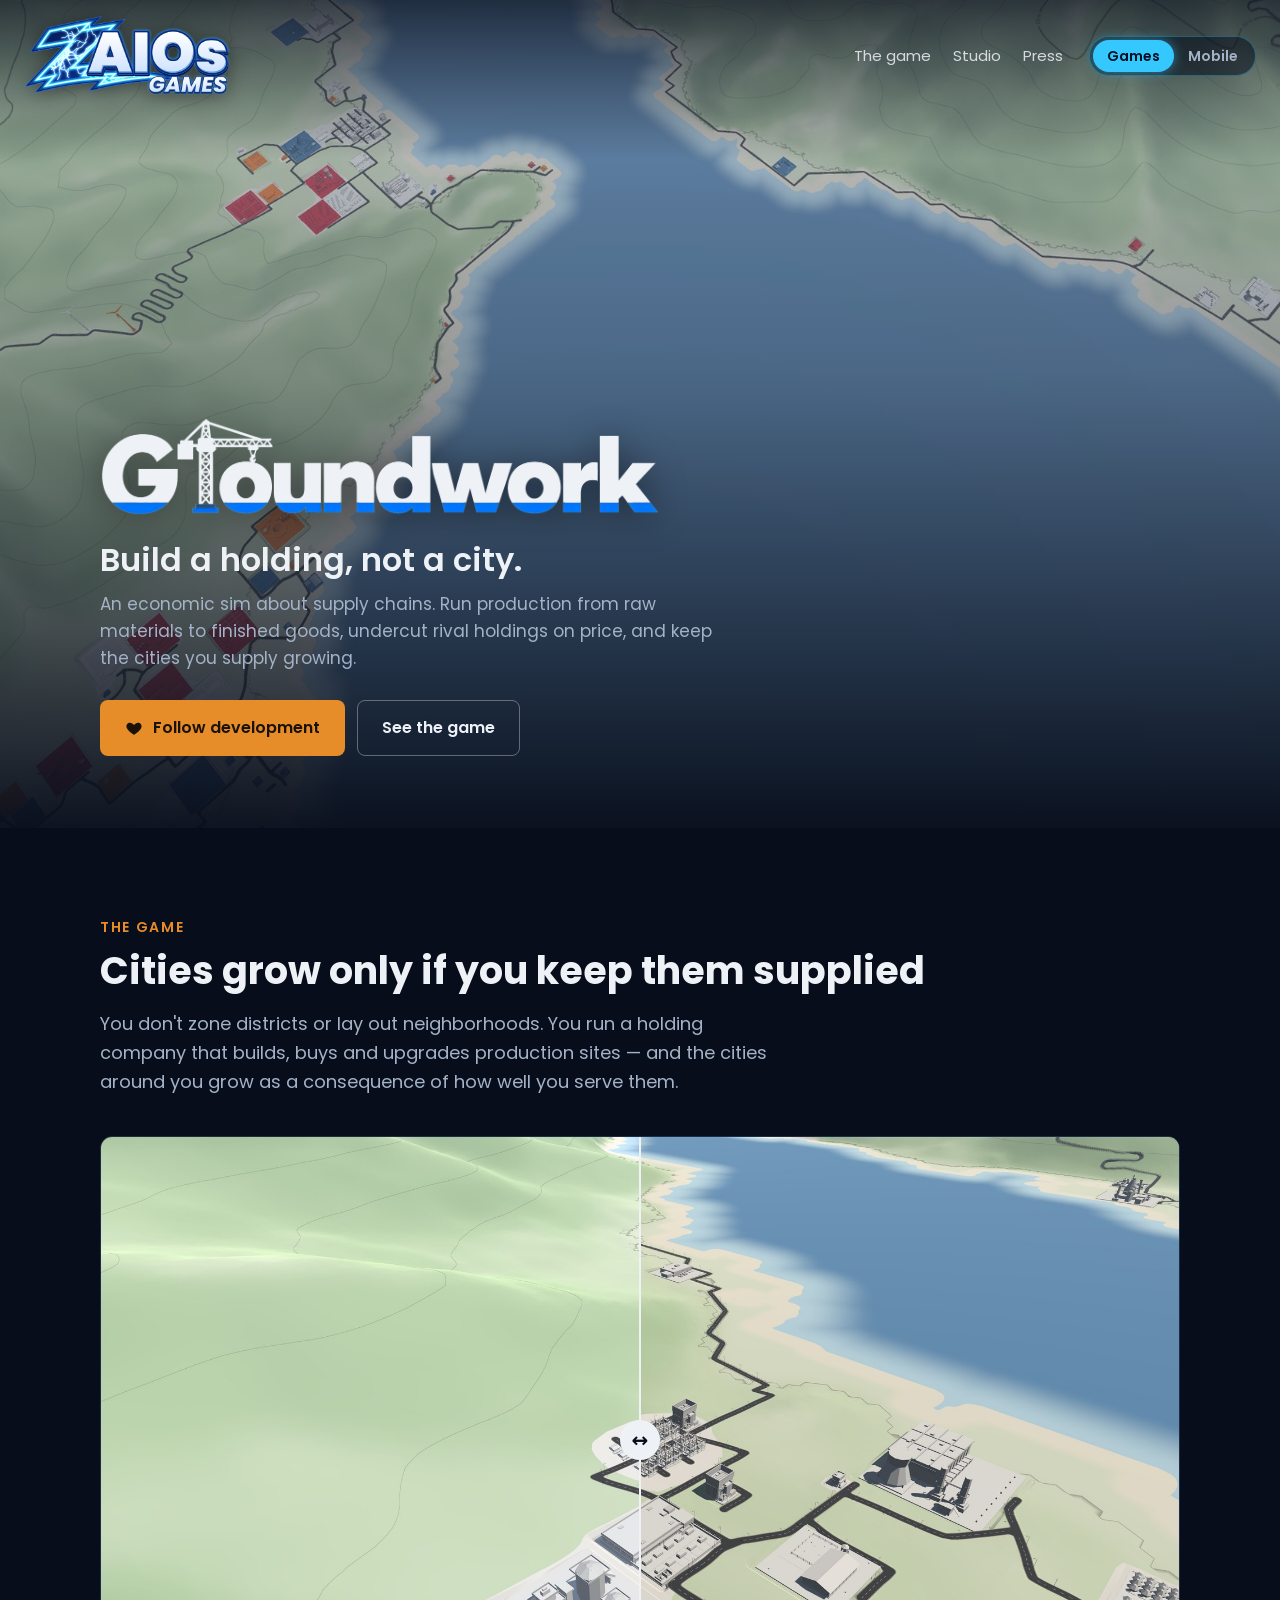
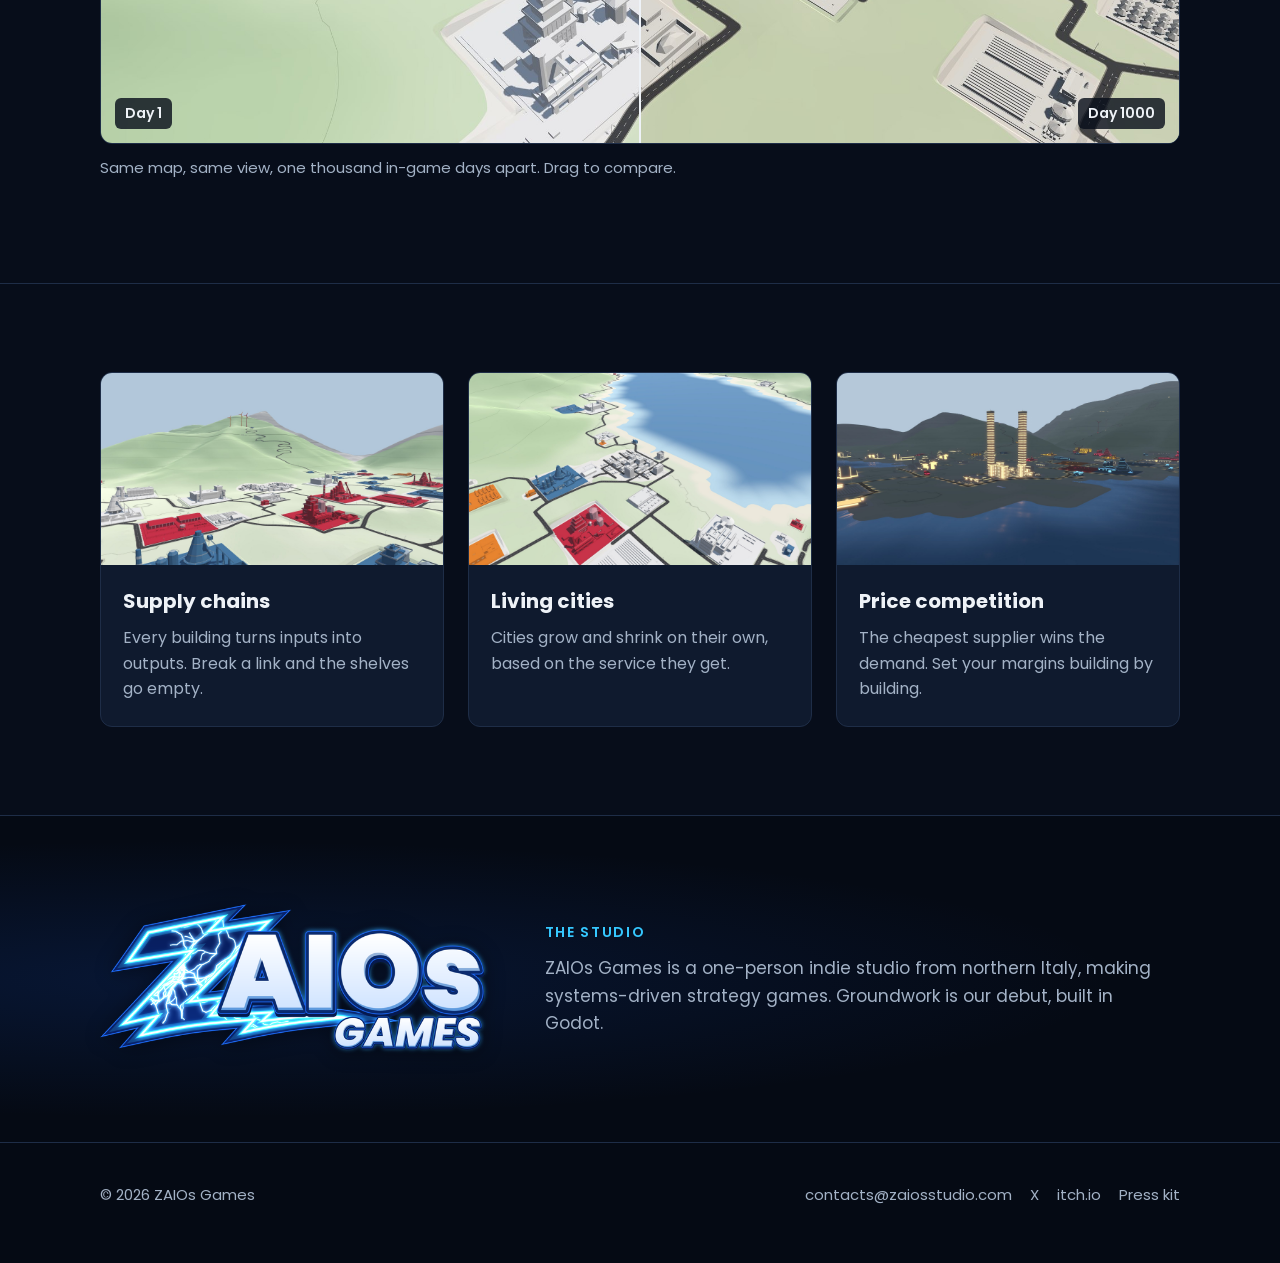
<file: index.html>
<!doctype html>
<html lang="en">
<head>
  <meta charset="utf-8">
  <meta name="viewport" content="width=device-width, initial-scale=1">
  <title>Groundwork — a supply chain sim by ZAIOs Games</title>
  <meta name="description" content="Groundwork is an economic management sim about supply chains. Build a holding, not a city. Coming to Steam.">
  <link rel="canonical" href="https://zaiosstudio.com/">
  <link rel="icon" href="favicon.ico" sizes="16x16 32x32 48x48">
  <link rel="apple-touch-icon" href="assets/apple-touch-icon.png">

  <meta property="og:type" content="website">
  <meta property="og:url" content="https://zaiosstudio.com/">
  <meta property="og:site_name" content="ZAIOs Games">
  <meta property="og:title" content="Groundwork — Build a holding, not a city">
  <meta property="og:description" content="An economic sim about supply chains, made by a solo developer. Coming to Steam.">
  <meta property="og:image" content="https://zaiosstudio.com/images/og.jpg">
  <meta name="twitter:card" content="summary_large_image">
  <meta name="twitter:site" content="@zaiosstudio">

  <link rel="preload" href="fonts/poppins-latin-800-normal.woff2" as="font" type="font/woff2" crossorigin>
  <link rel="stylesheet" href="style.css">
  <script src="site.js" defer></script>
</head>
<body>

  <header class="topbar">
    <a class="zaios" href="index.html" aria-label="ZAIOs Games, home">
      <img class="zaios-logo" src="assets/zaios-games-logo.png" alt="ZAIOs Games" width="640" height="247">
    </a>
    <nav aria-label="Main">
      <span class="page-links">
        <a class="opt" href="#game">The game</a>
        <a class="opt" href="#studio">Studio</a>
        <a href="press.html">Press</a>
      </span>
      <div class="lines" role="list">
        <a role="listitem" href="index.html" aria-current="page">Games</a>
        <a role="listitem" href="mobile/index.html">Mobile</a>
      </div>
    </nav>
  </header>

  <main>
    <div class="hero" style="background-image: url('images/hero.jpg'), linear-gradient(160deg, #1B4F72 0%, #0E1826 70%);">
      <div class="wrap">
        <h1><img class="hero-logo" src="images/logo-groundwork.png" alt="Groundwork"></h1>
        <p class="tagline">Build a holding, not a city.</p>
        <p class="sub">An economic sim about supply chains. Run production from raw materials to finished goods, undercut rival holdings on price, and keep the cities you supply growing.</p>
        <div class="ctas">
          <a class="btn primary" data-cta href="#">
            <svg viewBox="0 0 24 24" fill="currentColor" aria-hidden="true"><path d="M12 21s-7.5-4.6-9.6-9.1C.9 8.6 3 5 6.5 5c2 0 3.5 1.1 4.3 2.4h2.4C14 6.1 15.5 5 17.5 5 21 5 23.1 8.6 21.6 11.9 19.5 16.4 12 21 12 21z"/></svg>
            <span data-cta-label>Follow development</span>
          </a>
          <a class="btn ghost" href="#game">See the game</a>
        </div>
      </div>
    </div>

    <section id="game">
      <div class="wrap">
        <p class="eyebrow">The game</p>
        <h2>Cities grow only if you keep them supplied</h2>
        <p class="lead">You don't zone districts or lay out neighborhoods. You run a holding company that builds, buys and upgrades production sites — and the cities around you grow as a consequence of how well you serve them.</p>

        <div class="video" id="teaser" style="margin-bottom: 40px;"></div>

        <div class="compare">
          <img src="images/day-0001.jpg" alt="A small town on day 1" loading="lazy">
          <img class="after" src="images/day-1000.jpg" alt="The same town grown into a city on day 1000" loading="lazy">
          <span class="tag l">Day 1</span>
          <span class="tag r">Day 1000</span>
          <div class="handle"></div>
          <input type="range" min="0" max="100" value="50" aria-label="Compare day 1 and day 1000">
        </div>
        <p class="caption">Same map, same view, one thousand in-game days apart. Drag to compare.</p>
      </div>
    </section>

    <section>
      <div class="wrap">
        <div class="features">
          <article class="feature">
            <div class="shot"><img src="images/shot-chains.jpg" alt="A valley with farms, roads and production sites" loading="lazy"></div>
            <div class="body">
              <h3>Supply chains</h3>
              <p>Every building turns inputs into outputs. Break a link and the shelves go empty.</p>
            </div>
          </article>
          <article class="feature">
            <div class="shot"><img src="images/shot-city.jpg" alt="A dense city supplied by the player's holding" loading="lazy"></div>
            <div class="body">
              <h3>Living cities</h3>
              <p>Cities grow and shrink on their own, based on the service they get.</p>
            </div>
          </article>
          <article class="feature">
            <div class="shot"><img src="images/shot-night.jpg" alt="A coastal city lit up at night" loading="lazy"></div>
            <div class="body">
              <h3>Price competition</h3>
              <p>The cheapest supplier wins the demand. Set your margins building by building.</p>
            </div>
          </article>
        </div>
      </div>
    </section>

    <section id="studio">
      <div class="wrap studio">
        <img class="zaios-logo big" src="assets/zaios-games-logo.png" alt="" width="640" height="247">
        <div>
          <p class="eyebrow studio-eyebrow">The studio</p>
          <p>ZAIOs Games is a one-person indie studio from northern Italy, making systems-driven strategy games. Groundwork is our debut, built in Godot.</p>
        </div>
      </div>
    </section>
  </main>

  <footer>
    <div class="wrap">
      <span>© <span id="year">2026</span> ZAIOs Games</span>
      <div class="links">
        <a data-email href="#">contacts@zaiosstudio.com</a>
        <a data-link="steam" href="#">Steam</a>
        <a data-link="x" href="#">X</a>
        <a data-link="discord" href="#">Discord</a>
        <a data-link="itch" href="#">itch.io</a>
        <a href="press.html">Press kit</a>
      </div>
    </div>
  </footer>

</body>
</html>
</file>
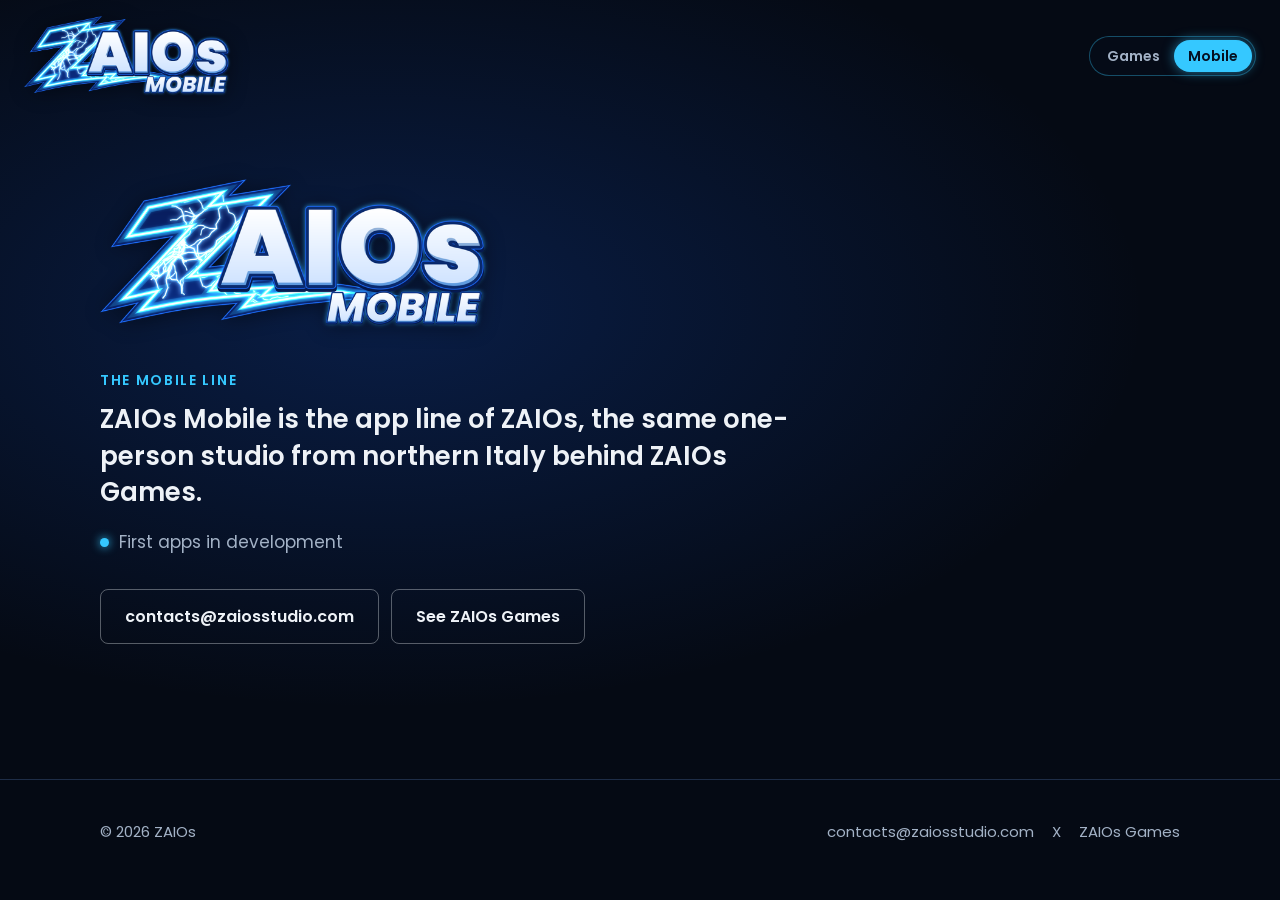
<file: mobile/index.html>
<!doctype html>
<html lang="en">
<head>
  <meta charset="utf-8">
  <meta name="viewport" content="width=device-width, initial-scale=1">
  <title>ZAIOs Mobile — apps by ZAIOs</title>
  <meta name="description" content="ZAIOs Mobile is the mobile app line of ZAIOs, a one-person studio from northern Italy. First apps in development.">
  <link rel="canonical" href="https://zaiosstudio.com/mobile/">
  <link rel="icon" href="../favicon.ico" sizes="16x16 32x32 48x48">
  <link rel="apple-touch-icon" href="../assets/apple-touch-icon.png">

  <meta property="og:type" content="website">
  <meta property="og:url" content="https://zaiosstudio.com/mobile/">
  <meta property="og:site_name" content="ZAIOs">
  <meta property="og:title" content="ZAIOs Mobile">
  <meta property="og:description" content="The mobile app line of ZAIOs. First apps in development.">
  <meta name="twitter:card" content="summary">
  <meta name="twitter:site" content="@zaiosstudio">

  <link rel="preload" href="../fonts/poppins-latin-800-normal.woff2" as="font" type="font/woff2" crossorigin>
  <link rel="stylesheet" href="../style.css">
  <script src="../site.js" defer></script>
</head>
<body class="page-mobile">

  <header class="topbar">
    <a class="zaios" href="index.html" aria-label="ZAIOs Mobile, home">
      <img class="zaios-logo" src="../assets/zaios-mobile-logo.png" alt="ZAIOs Mobile" width="640" height="247">
    </a>
    <nav aria-label="Main">
      <div class="lines" role="list">
        <a role="listitem" href="../index.html">Games</a>
        <a role="listitem" href="index.html" aria-current="page">Mobile</a>
      </div>
    </nav>
  </header>

  <main>
    <div class="line-hero">
      <div class="wrap">
        <img class="zaios-logo big" src="../assets/zaios-mobile-logo.png" alt="" width="640" height="247">
        <h1 class="visually-hidden">ZAIOs Mobile</h1>
        <p class="eyebrow studio-eyebrow">The mobile line</p>
        <p class="line-lead">ZAIOs Mobile is the app line of ZAIOs, the same one-person studio from northern Italy behind ZAIOs Games.</p>
        <p class="line-status"><span class="dot" aria-hidden="true"></span>First apps in development</p>
        <div class="ctas">
          <a class="btn ghost" data-email href="#">contacts@zaiosstudio.com</a>
          <a class="btn ghost" href="../index.html">See ZAIOs Games</a>
        </div>
      </div>
    </div>
  </main>

  <footer>
    <div class="wrap">
      <span>© <span id="year">2026</span> ZAIOs</span>
      <div class="links">
        <a data-email href="#">contacts@zaiosstudio.com</a>
        <a data-link="x" href="#">X</a>
        <a href="../index.html">ZAIOs Games</a>
      </div>
    </div>
  </footer>

</body>
</html>
</file>
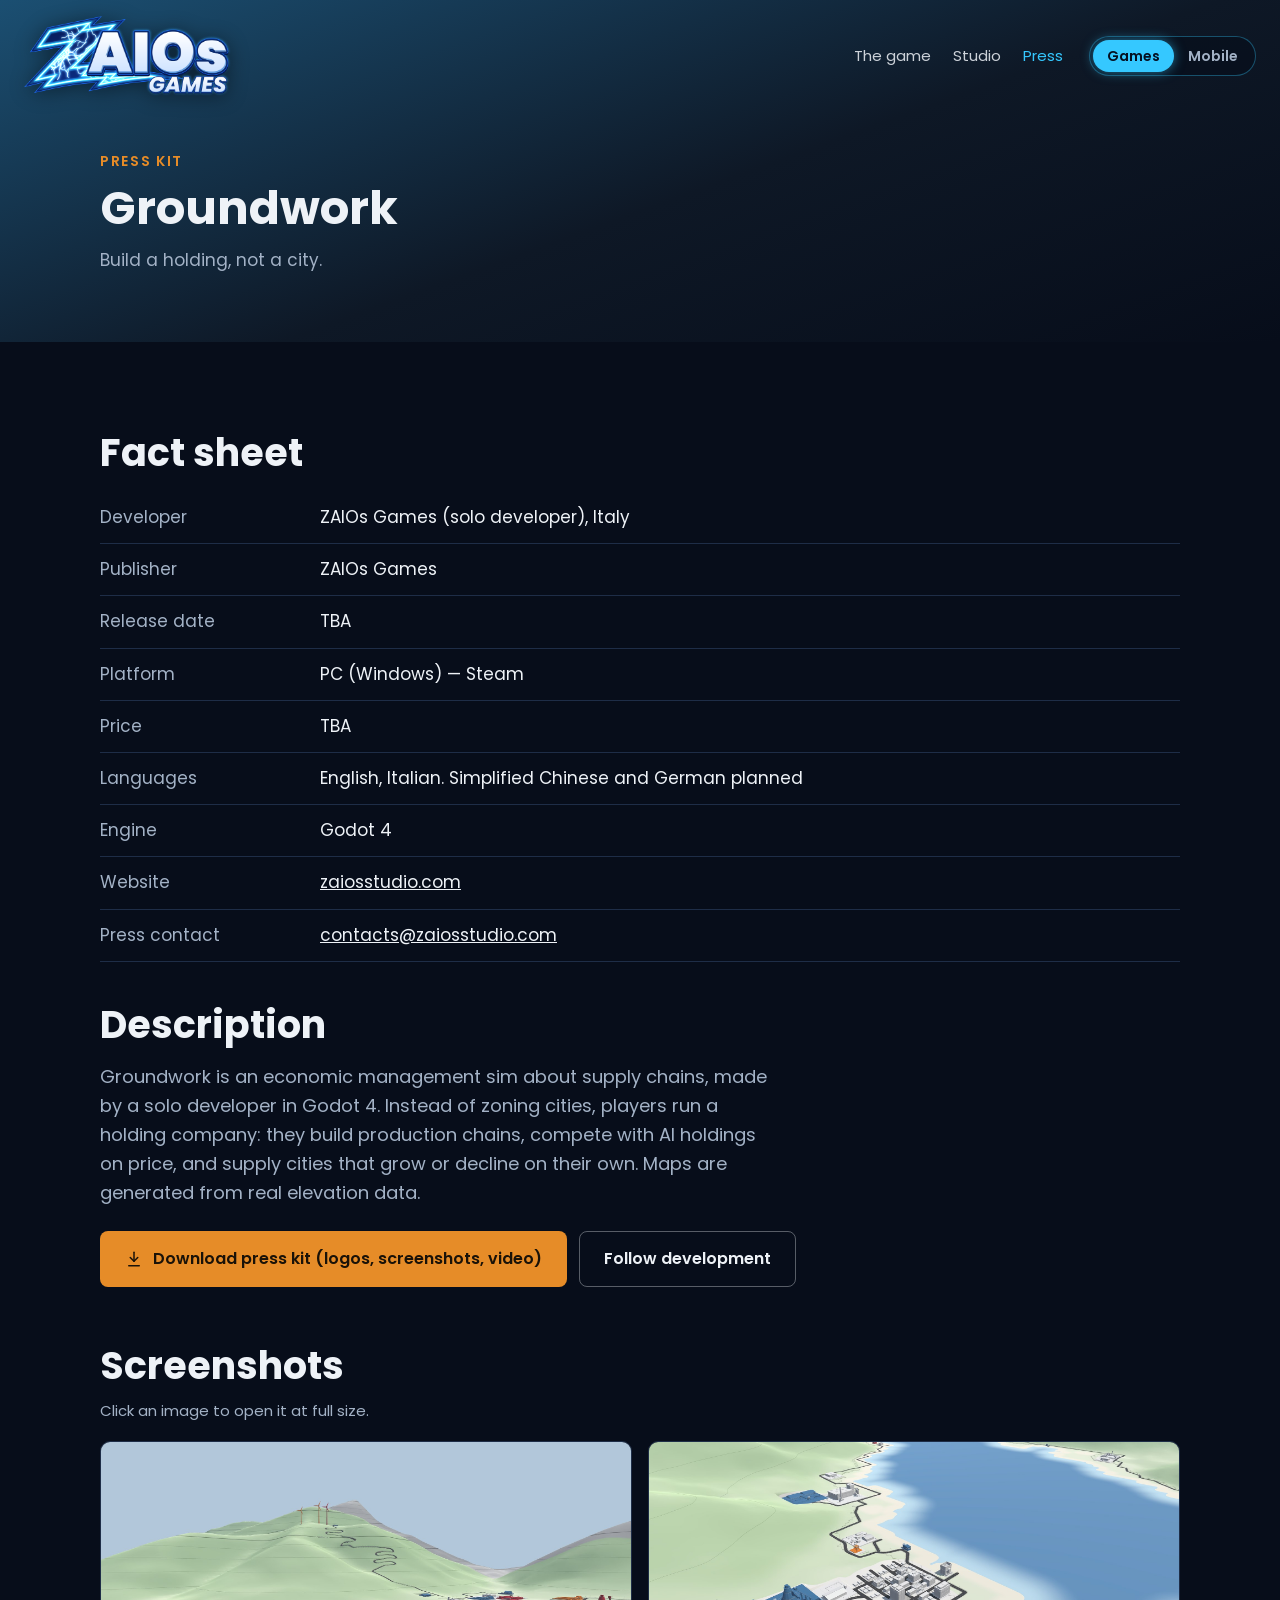
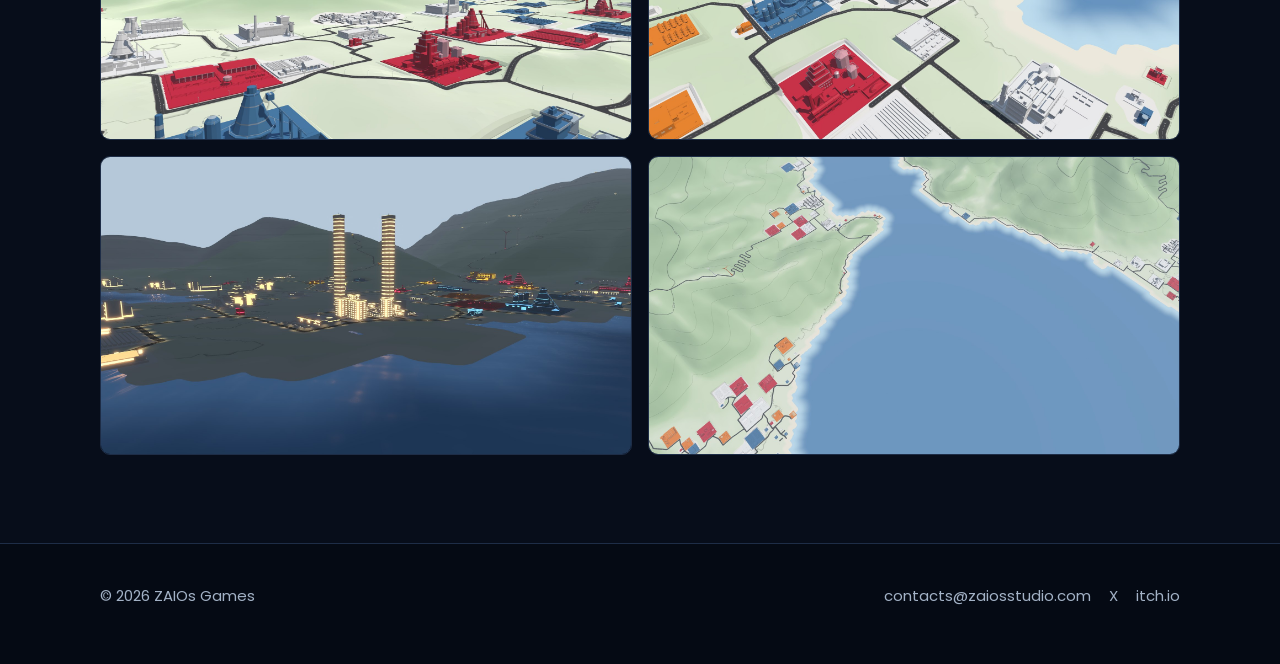
<file: press.html>
<!doctype html>
<html lang="en">
<head>
  <meta charset="utf-8">
  <meta name="viewport" content="width=device-width, initial-scale=1">
  <title>Groundwork press kit — ZAIOs Games</title>
  <meta name="description" content="Press kit for Groundwork, an economic management sim about supply chains by ZAIOs Games.">
  <link rel="canonical" href="https://zaiosstudio.com/press.html">
  <link rel="icon" href="favicon.ico" sizes="16x16 32x32 48x48">
  <link rel="apple-touch-icon" href="assets/apple-touch-icon.png">
  <meta property="og:site_name" content="ZAIOs Games">
  <meta property="og:title" content="Groundwork press kit">
  <meta property="og:image" content="https://zaiosstudio.com/images/og.jpg">
  <link rel="stylesheet" href="style.css">
  <script src="site.js" defer></script>
</head>
<body>

  <header class="topbar">
    <a class="zaios" href="index.html" aria-label="ZAIOs Games, home">
      <img class="zaios-logo" src="assets/zaios-games-logo.png" alt="ZAIOs Games" width="640" height="247">
    </a>
    <nav aria-label="Main">
      <span class="page-links">
        <a class="opt" href="index.html#game">The game</a>
        <a class="opt" href="index.html#studio">Studio</a>
        <a href="press.html" aria-current="page">Press</a>
      </span>
      <div class="lines" role="list">
        <a role="listitem" href="index.html" aria-current="page">Games</a>
        <a role="listitem" href="mobile/index.html">Mobile</a>
      </div>
    </nav>
  </header>

  <div class="page-head">
    <div class="wrap">
      <p class="eyebrow">Press kit</p>
      <h1 style="margin:0; font-size: clamp(30px, 4vw, 46px); line-height:1.15;">Groundwork</h1>
      <p class="sub" style="margin-top:12px;">Build a holding, not a city.</p>
    </div>
  </div>

  <main>
    <section style="border-top:0;">
      <div class="wrap">
        <h2>Fact sheet</h2>
        <table class="facts">
          <tr><th>Developer</th><td>ZAIOs Games (solo developer), Italy</td></tr>
          <tr><th>Publisher</th><td>ZAIOs Games</td></tr>
          <tr><th>Release date</th><td>TBA</td></tr>
          <tr><th>Platform</th><td>PC (Windows) — Steam</td></tr>
          <tr><th>Price</th><td>TBA</td></tr>
          <tr><th>Languages</th><td>English, Italian. Simplified Chinese and German planned</td></tr>
          <tr><th>Engine</th><td>Godot 4</td></tr>
          <tr><th>Website</th><td><a href="https://zaiosstudio.com/">zaiosstudio.com</a></td></tr>
          <tr><th>Press contact</th><td><a data-email href="#">contacts@zaiosstudio.com</a></td></tr>
        </table>

        <h2>Description</h2>
        <p class="lead" style="margin-bottom:24px;">Groundwork is an economic management sim about supply chains, made by a solo developer in Godot 4. Instead of zoning cities, players run a holding company: they build production chains, compete with AI holdings on price, and supply cities that grow or decline on their own. Maps are generated from real elevation data.</p>

        <div class="ctas" style="margin-bottom:56px;">
          <a class="btn primary" href="Groundwork_PressKit.zip" download>
            <svg viewBox="0 0 24 24" fill="none" stroke="currentColor" stroke-width="2" stroke-linecap="round" stroke-linejoin="round" aria-hidden="true"><path d="M12 3v12"/><path d="M7 10l5 5 5-5"/><path d="M5 21h14"/></svg>
            Download press kit (logos, screenshots, video)
          </a>
          <a class="btn ghost" data-cta href="#"><span data-cta-label>Follow development</span></a>
        </div>

        <h2>Screenshots</h2>
        <p class="caption" style="margin:-6px 0 18px;">Click an image to open it at full size.</p>
        <div class="gallery">
          <a href="images/shot-chains.jpg"><img src="images/shot-chains.jpg" alt="Valley with production sites" loading="lazy"></a>
          <a href="images/shot-city.jpg"><img src="images/shot-city.jpg" alt="Dense city" loading="lazy"></a>
          <a href="images/shot-night.jpg"><img src="images/shot-night.jpg" alt="Coastal city at night" loading="lazy"></a>
          <a href="images/hero.jpg"><img src="images/hero.jpg" alt="Bay panorama" loading="lazy"></a>
        </div>
      </div>
    </section>
  </main>

  <footer>
    <div class="wrap">
      <span>© <span id="year">2026</span> ZAIOs Games</span>
      <div class="links">
        <a data-email href="#">contacts@zaiosstudio.com</a>
        <a data-link="steam" href="#">Steam</a>
        <a data-link="x" href="#">X</a>
        <a data-link="discord" href="#">Discord</a>
        <a data-link="itch" href="#">itch.io</a>
      </div>
    </div>
  </footer>

</body>
</html>
</file>
<file: style.css>
/* Zaios Games — sito statico. Font: Poppins (SIL OFL), ospitato qui: nessuna chiamata a servizi esterni. */
@font-face { font-family: "Poppins"; src: url("fonts/poppins-latin-400-normal.woff2") format("woff2"); font-weight: 400; font-display: swap; }
@font-face { font-family: "Poppins"; src: url("fonts/poppins-latin-600-normal.woff2") format("woff2"); font-weight: 600; font-display: swap; }
@font-face { font-family: "Poppins"; src: url("fonts/poppins-latin-700-normal.woff2") format("woff2"); font-weight: 700; font-display: swap; }
@font-face { font-family: "Poppins"; src: url("fonts/poppins-latin-800-normal.woff2") format("woff2"); font-weight: 800; font-display: swap; }
@font-face { font-family: "Poppins"; src: url("fonts/poppins-latin-800-italic.woff2") format("woff2"); font-weight: 800; font-style: italic; font-display: swap; }

:root {
  /* Studio: fondo notte e neon azzurro del logo Zaios */
  --bg: #070D1A;
  --surface: #0F1A2E;
  --line: #1E2D47;
  --text: #EEF2F7;
  --muted: #A3B2C6;
  --neon: #35C8FF;
  --neon-core: #E6F7FF;
  --z-dark: #0B2A6B;
  --z-mid: #1450C8;
  --outline: #0A2A6E;
  /* Groundwork: ambra del gioco, usata solo per le azioni sul gioco */
  --accent: #E68C28;
  --accent-ink: #1A1208;
  --max: 1120px;
}

* { box-sizing: border-box; }
html { scroll-behavior: smooth; }
body {
  margin: 0;
  background: var(--bg);
  color: var(--text);
  font-family: "Poppins", system-ui, -apple-system, "Segoe UI", Roboto, sans-serif;
  font-size: 17px;
  line-height: 1.6;
  -webkit-font-smoothing: antialiased;
}
img { max-width: 100%; display: block; }
a { color: inherit; }
a:focus-visible, .btn:focus-visible { outline: 3px solid var(--neon); outline-offset: 3px; border-radius: 6px; }
.wrap { max-width: var(--max); margin: 0 auto; padding: 0 20px; }

/* Barra in alto */
.topbar {
  position: absolute; inset: 0 0 auto 0; z-index: 10;
  display: flex; align-items: center; justify-content: space-between; gap: 16px;
  padding: 16px 24px;
}
.topbar nav { display: flex; align-items: center; gap: 26px; font-size: 15px; }
.page-links { display: flex; gap: 22px; }
.page-links a { text-decoration: none; color: var(--text); opacity: .85; }
.page-links a:hover, .page-links a[aria-current] { opacity: 1; color: var(--neon); }

/* Selettore delle due linee: Games · Mobile */
.lines {
  display: inline-flex; padding: 3px; border-radius: 999px;
  border: 1px solid rgba(53,200,255,.35); background: rgba(7,13,26,.55);
}
.lines a {
  padding: 5px 14px; border-radius: 999px; font-size: 14px; font-weight: 600;
  text-decoration: none; color: var(--muted);
}
.lines a:hover { color: var(--text); }
.lines a[aria-current] {
  color: #051022; background: var(--neon);
  box-shadow: 0 0 12px rgba(53,200,255,.55);
}

/* Wordmark Zaios: Z a fulmine al neon, AIOS bianco con contorno blu, GAMES corsivo sotto a destra */
.zaios {
  --s: 26px;                      /* altezza delle maiuscole: tutto scala da qui */
  display: inline-grid; grid-template-columns: auto auto; grid-template-rows: auto auto;
  column-gap: calc(var(--s) * .04); text-decoration: none; line-height: 1;
}
.zaios .z {
  grid-row: 1; width: calc(var(--s) * .9); height: calc(var(--s) * 1.25);
  margin-top: calc(var(--s) * -.12); margin-bottom: calc(var(--s) * -.13);
  overflow: visible;
  filter: drop-shadow(0 0 calc(var(--s) * .12) rgba(53,200,255,.75)) drop-shadow(0 0 calc(var(--s) * .35) rgba(53,200,255,.35));
}
.zaios .word {
  grid-row: 1; align-self: center;
  font-weight: 800; font-size: calc(var(--s) * 1.36); letter-spacing: .02em; text-transform: none;
  background: linear-gradient(180deg, #FFFFFF 0%, #CFE3FF 100%);
  -webkit-background-clip: text; background-clip: text; color: transparent;
  -webkit-text-stroke: calc(var(--s) * .06) var(--outline); paint-order: stroke fill;
  filter: drop-shadow(0 0 calc(var(--s) * .02) var(--neon)) drop-shadow(0 0 calc(var(--s) * .16) rgba(47,168,255,.45));
}
.zaios .line2 {
  grid-column: 1 / -1; grid-row: 2; justify-self: end;
  font-weight: 800; font-style: italic; font-size: calc(var(--s) * .5); letter-spacing: .08em; text-transform: uppercase;
  color: #FFFFFF; margin-top: calc(var(--s) * .14);
  -webkit-text-stroke: calc(var(--s) * .025) var(--outline); paint-order: stroke fill;
  text-shadow: 0 0 calc(var(--s) * .2) rgba(47,168,255,.55);
}
.zaios.big { --s: 52px; }
/* Logo ZAIOs Games: immagine ufficiale (stessa dell'intro) */
.zaios-logo { display: block; height: 80px; width: auto; filter: drop-shadow(0 2px 10px rgba(0,0,0,.45)); }
.zaios-logo.big { height: 150px; }

/* Hero */
.hero {
  position: relative; min-height: 92vh; display: flex; align-items: flex-end;
  background: linear-gradient(160deg, #1B4F72 0%, #0E1826 70%);
  background-size: cover; background-position: center;
}
.hero::before {
  /* velo scuro in alto per far leggere logo e menu sopra qualsiasi screenshot */
  content: ""; position: absolute; inset: 0 0 auto 0; height: 160px; z-index: 1;
  background: linear-gradient(180deg, rgba(7,13,26,.75) 0%, rgba(7,13,26,0) 100%);
}
.hero::after {
  content: ""; position: absolute; inset: 0;
  background: linear-gradient(180deg, rgba(7,13,26,.1) 0%, rgba(7,13,26,.35) 45%, rgba(7,13,26,.97) 100%);
}
.hero .wrap { position: relative; z-index: 2; padding-bottom: 72px; width: 100%; }
.hero-logo { width: min(560px, 86vw); filter: drop-shadow(0 4px 18px rgba(0,0,0,.45)); }
.hero h1 { margin: 0; }
.tagline { font-size: clamp(22px, 3.2vw, 32px); font-weight: 600; margin: 18px 0 6px; }
.sub { color: var(--muted); max-width: 620px; margin: 0 0 28px; }
.ctas { display: flex; flex-wrap: wrap; gap: 12px; }

.btn {
  display: inline-flex; align-items: center; gap: 10px;
  padding: 14px 24px; border-radius: 8px; font-weight: 600; font-size: 16px;
  text-decoration: none; border: 1px solid transparent; transition: transform .15s, background .15s;
}
.btn:hover { transform: translateY(-1px); }
.btn.primary { background: var(--accent); color: var(--accent-ink); }
.btn.primary:hover { background: #F09B3A; }
.btn.ghost { border-color: rgba(238,242,247,.35); color: var(--text); }
.btn.ghost:hover { background: rgba(238,242,247,.08); }
.btn svg { width: 18px; height: 18px; flex: none; }

/* Sezioni */
section { padding: 88px 0; }
section + section { border-top: 1px solid var(--line); }
.eyebrow { color: var(--accent); font-weight: 600; font-size: 14px; letter-spacing: .12em; text-transform: uppercase; margin: 0 0 10px; }
.eyebrow.studio-eyebrow { color: var(--neon); }
h2 { font-size: clamp(26px, 3.4vw, 38px); line-height: 1.2; margin: 0 0 16px; }
.lead { color: var(--muted); max-width: 680px; margin: 0 0 40px; font-size: 18px; }

/* Video */
.video { position: relative; aspect-ratio: 16 / 9; border-radius: 12px; overflow: hidden; background: var(--surface); border: 1px solid var(--line); }
.video iframe { position: absolute; inset: 0; width: 100%; height: 100%; border: 0; }

/* Confronto giorno 1 / giorno 1000 */
.compare { position: relative; aspect-ratio: 16 / 9; border-radius: 12px; overflow: hidden; border: 1px solid var(--line); background: var(--surface); user-select: none; touch-action: pan-y; }
.compare img { position: absolute; inset: 0; width: 100%; height: 100%; object-fit: cover; }
.compare .after { clip-path: inset(0 0 0 50%); }
.compare .handle { position: absolute; top: 0; bottom: 0; left: 50%; width: 2px; background: var(--text); transform: translateX(-1px); pointer-events: none; }
.compare .handle::after {
  content: "\2194"; position: absolute; top: 50%; left: 50%; transform: translate(-50%, -50%);
  width: 40px; height: 40px; border-radius: 50%; background: var(--text); color: var(--bg);
  display: grid; place-items: center; font-size: 20px; font-weight: 700;
}
.compare .tag { position: absolute; bottom: 14px; padding: 4px 10px; border-radius: 6px; background: rgba(7,13,26,.8); font-size: 14px; font-weight: 600; }
.compare .tag.l { left: 14px; }
.compare .tag.r { right: 14px; }
.compare input { position: absolute; inset: 0; width: 100%; height: 100%; opacity: 0; cursor: ew-resize; margin: 0; }
.caption { color: var(--muted); font-size: 15px; margin-top: 12px; }

/* Tre punti */
.features { display: grid; grid-template-columns: repeat(3, 1fr); gap: 24px; }
.feature { background: var(--surface); border: 1px solid var(--line); border-radius: 12px; overflow: hidden; }
.feature .shot { aspect-ratio: 16 / 9; background: linear-gradient(135deg, #1B4F72, #0F1A2E); }
.feature .shot img { width: 100%; height: 100%; object-fit: cover; }
.feature .body { padding: 20px 22px 24px; }
.feature h3 { margin: 0 0 8px; font-size: 20px; }
.feature p { margin: 0; color: var(--muted); font-size: 16px; }

/* Studio */
#studio { background: radial-gradient(ellipse at 15% 50%, rgba(20,80,200,.18) 0%, rgba(7,13,26,0) 60%), #050A14; }
.studio { display: grid; grid-template-columns: auto 1fr; gap: 56px; align-items: center; }
.studio p { color: var(--muted); margin: 0; max-width: 620px; }
.studio p + p { margin-top: 12px; }

/* Footer */
footer { border-top: 1px solid var(--line); padding: 40px 0 56px; color: var(--muted); font-size: 15px; background: #050A14; }
footer .wrap { display: flex; flex-wrap: wrap; gap: 18px 32px; align-items: center; justify-content: space-between; }
footer .links { display: flex; flex-wrap: wrap; gap: 18px; }
footer a { text-decoration: none; overflow-wrap: anywhere; }
footer a:hover { color: var(--neon); }

/* Pagina press */
.page-head { padding: 150px 0 40px; background: linear-gradient(160deg, #1B4F72 0%, #0E1826 55%, #070D1A 100%); }
.facts { width: 100%; border-collapse: collapse; margin: 8px 0 40px; }
.facts th, .facts td { text-align: left; padding: 12px 0; border-bottom: 1px solid var(--line); vertical-align: top; }
.facts th { width: 220px; color: var(--muted); font-weight: 400; }
.facts td { overflow-wrap: anywhere; }
.gallery { display: grid; grid-template-columns: repeat(2, 1fr); gap: 16px; }
.gallery a { display: block; border-radius: 10px; overflow: hidden; border: 1px solid var(--line); aspect-ratio: 16 / 9; background: var(--surface); }
.gallery img { width: 100%; height: 100%; object-fit: cover; transition: transform .25s; }
.gallery a:hover img { transform: scale(1.03); }

/* Pagina della linea Mobile */
.page-mobile { display: flex; flex-direction: column; min-height: 100vh; }
.page-mobile main { flex: 1; display: flex; }
.line-hero {
  flex: 1; display: flex; align-items: center; padding: 140px 0 96px;
  background: radial-gradient(ellipse at 30% 40%, rgba(20,80,200,.28) 0%, rgba(7,13,26,0) 60%), #050A14;
}
.line-hero .wrap { width: 100%; }
.line-hero .zaios, .line-hero .zaios-logo { margin-bottom: 40px; }
.line-lead { font-size: clamp(20px, 2.6vw, 26px); font-weight: 600; max-width: 720px; margin: 0 0 18px; line-height: 1.4; }
.line-status { display: inline-flex; align-items: center; gap: 10px; color: var(--muted); margin: 0 0 32px; }
.line-status .dot { width: 9px; height: 9px; border-radius: 50%; background: var(--neon); box-shadow: 0 0 10px var(--neon); }
.line-hero .btn.ghost { overflow-wrap: anywhere; }

.visually-hidden { position: absolute; width: 1px; height: 1px; overflow: hidden; clip: rect(0 0 0 0); white-space: nowrap; }

[hidden] { display: none !important; }

@media (max-width: 860px) {
  .features { grid-template-columns: 1fr; }
  .studio { grid-template-columns: 1fr; gap: 28px; }
  .gallery { grid-template-columns: 1fr; }
  .topbar { padding: 14px 16px; }
  .topbar nav { gap: 14px; font-size: 14px; }
  .page-links .opt { display: none; }     /* su telefono restano solo Press e il selettore */
  .lines a { padding: 5px 11px; font-size: 13px; }
  .zaios { --s: 20px; }
  .zaios-logo { height: 52px; }
  .zaios-logo.big { height: 110px; }
  .zaios.big { --s: 40px; }
  section { padding: 64px 0; }
  .facts th { width: 120px; }
}
@media (max-width: 380px) {
  .topbar nav { gap: 10px; font-size: 13px; }
  .lines a { padding: 4px 9px; }
}
@media (prefers-reduced-motion: reduce) {
  html { scroll-behavior: auto; }
  .btn, .gallery img { transition: none; }
}
</file>
